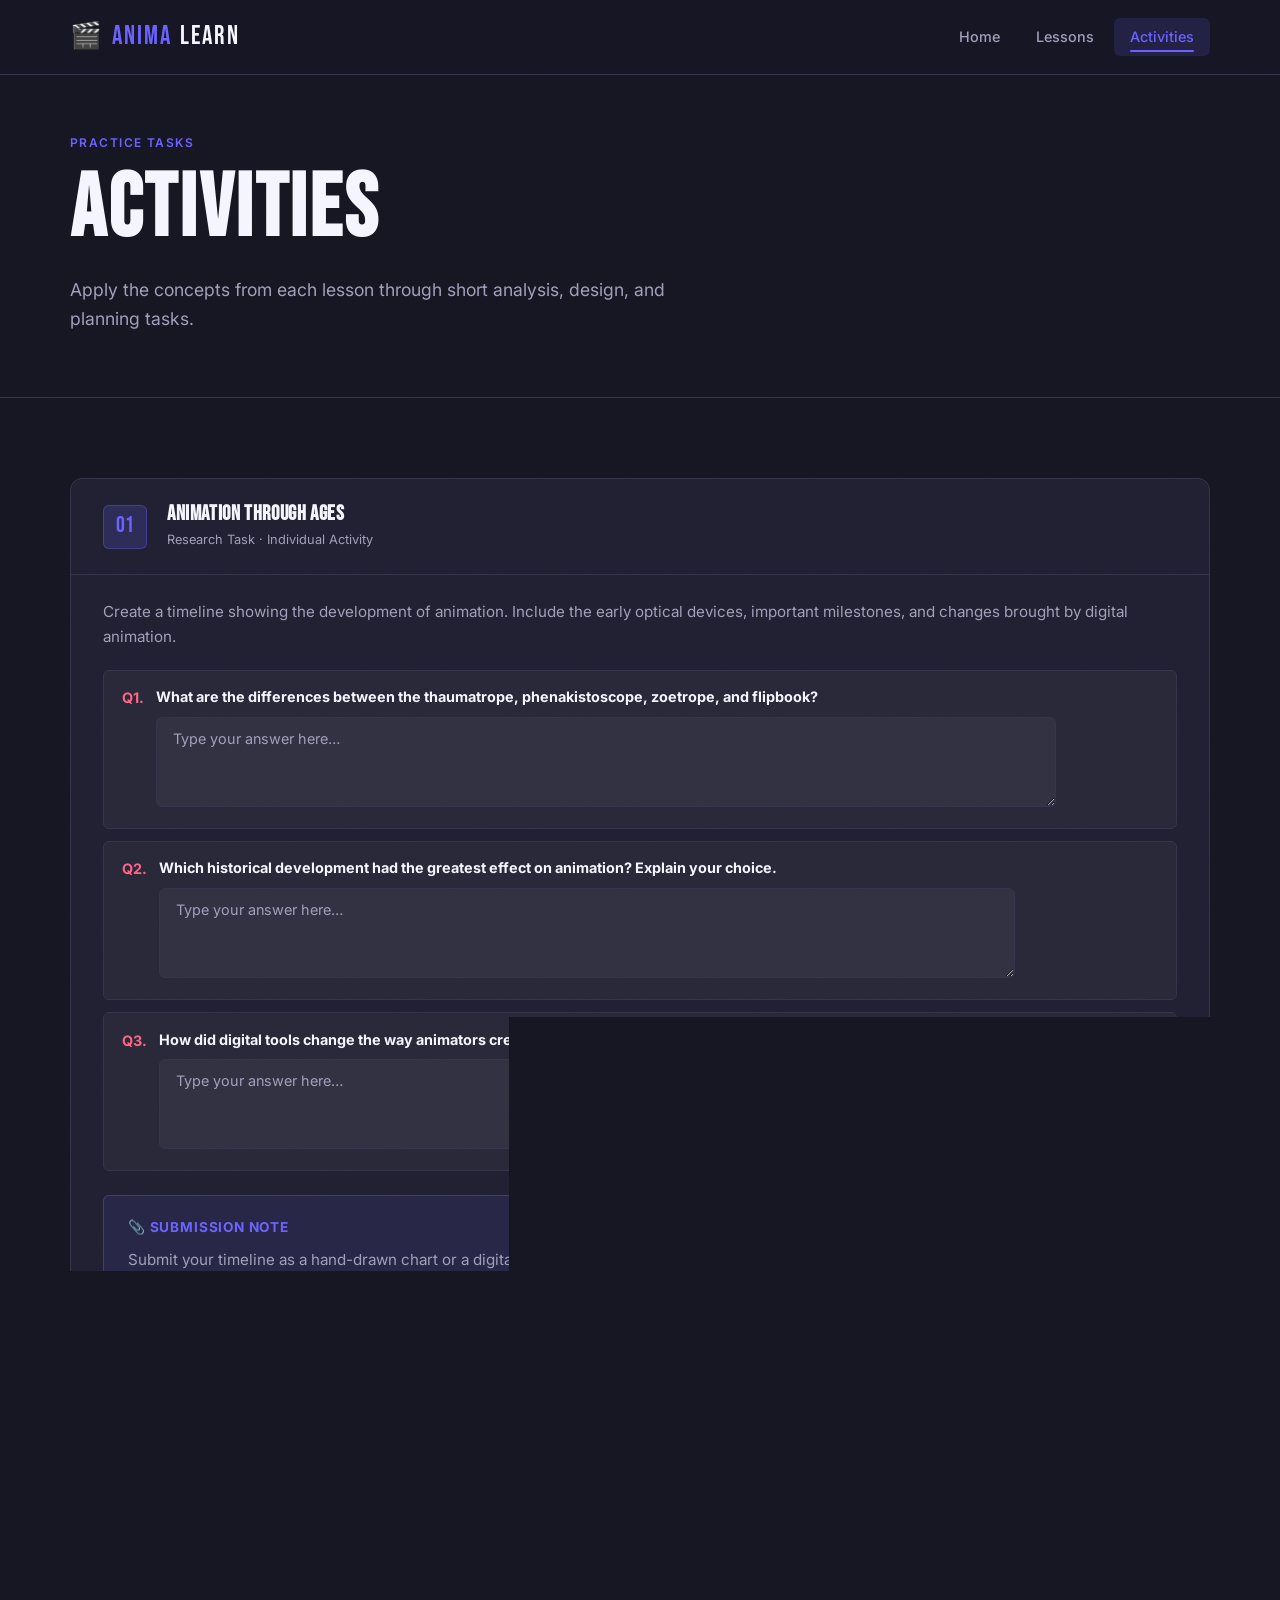
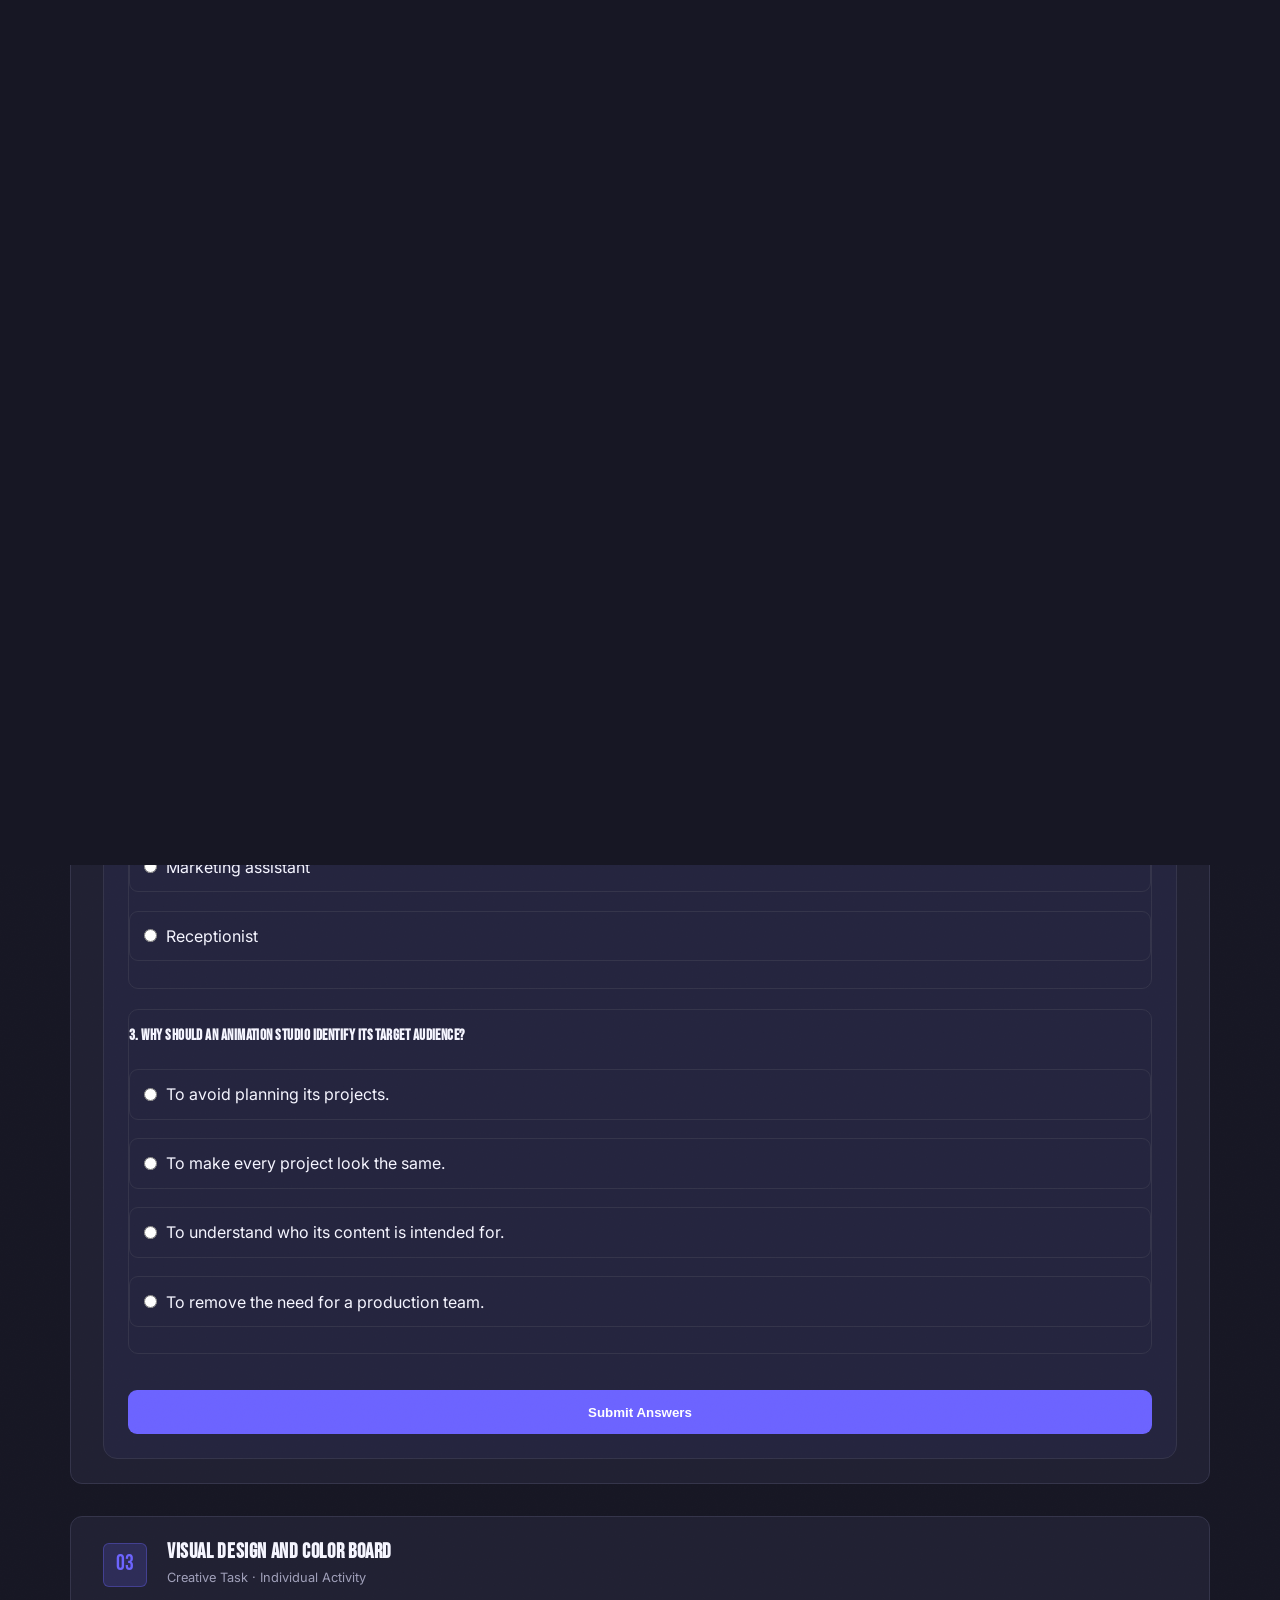
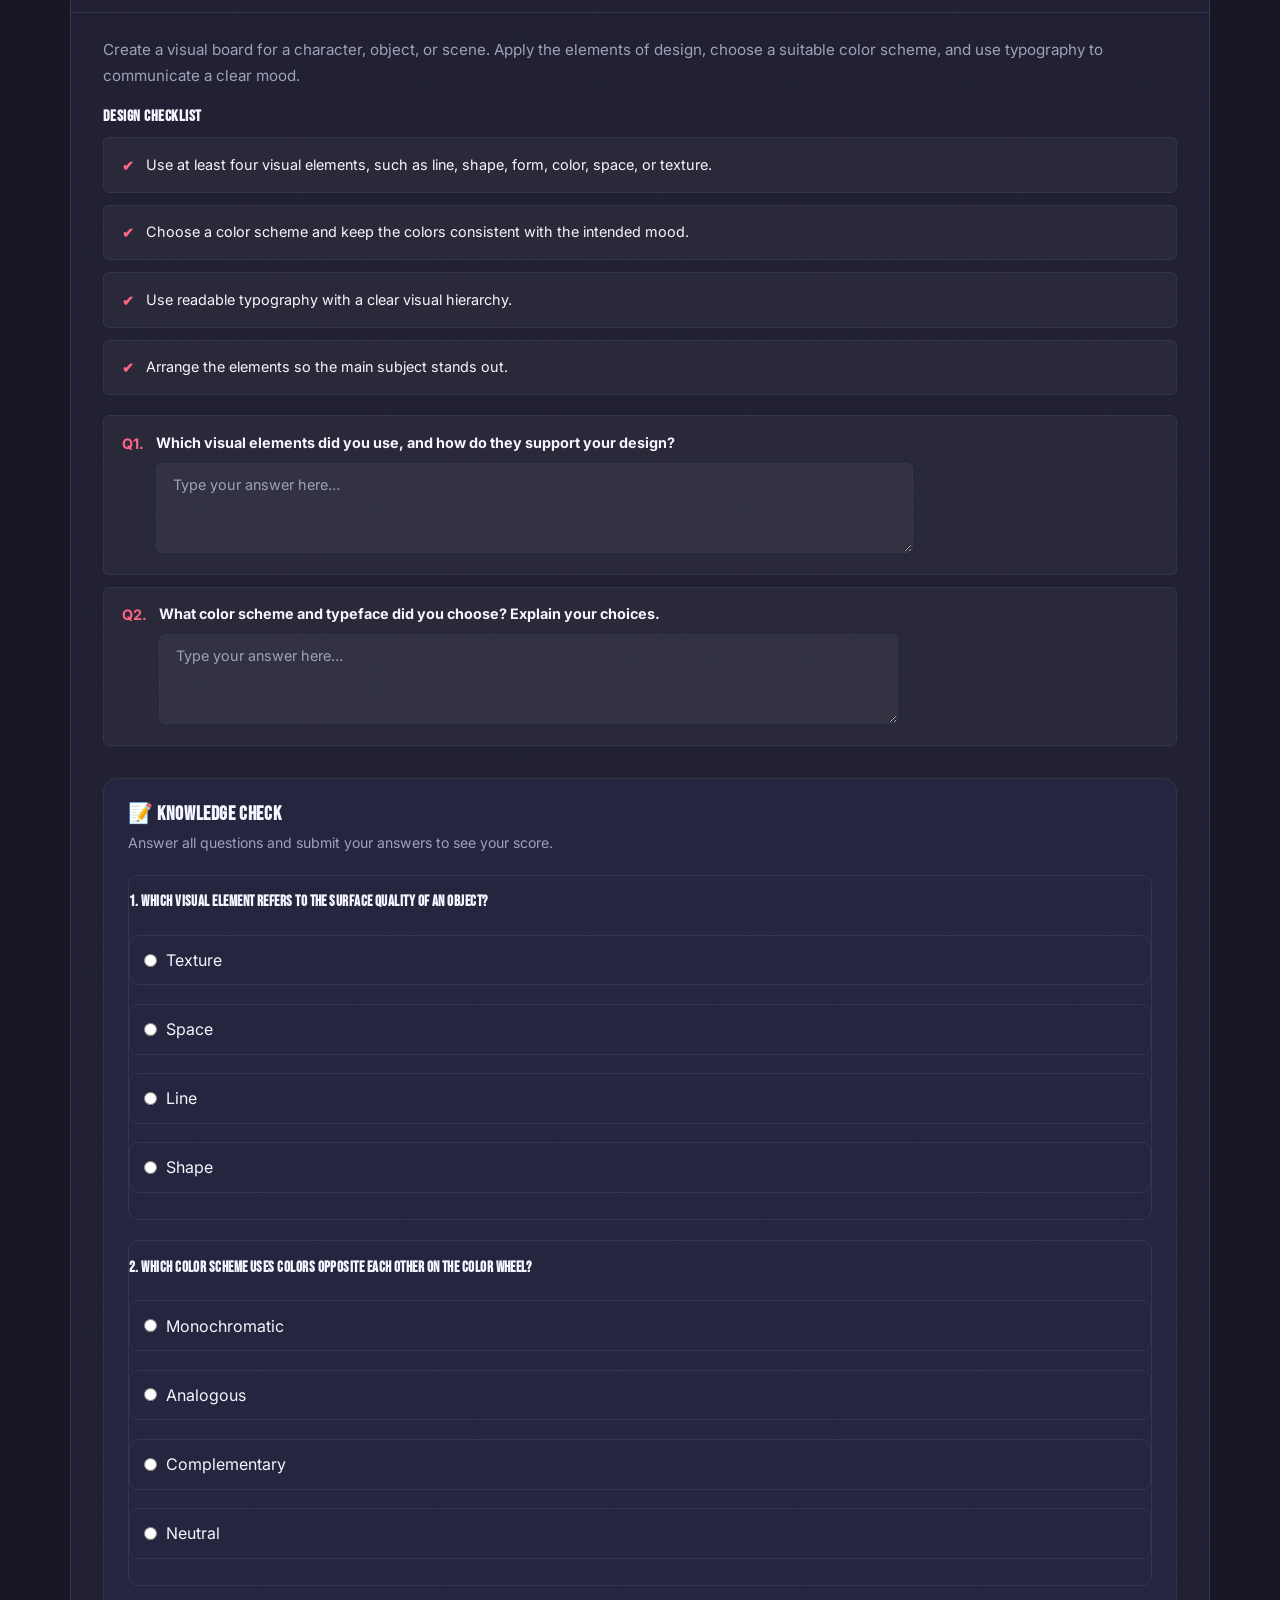
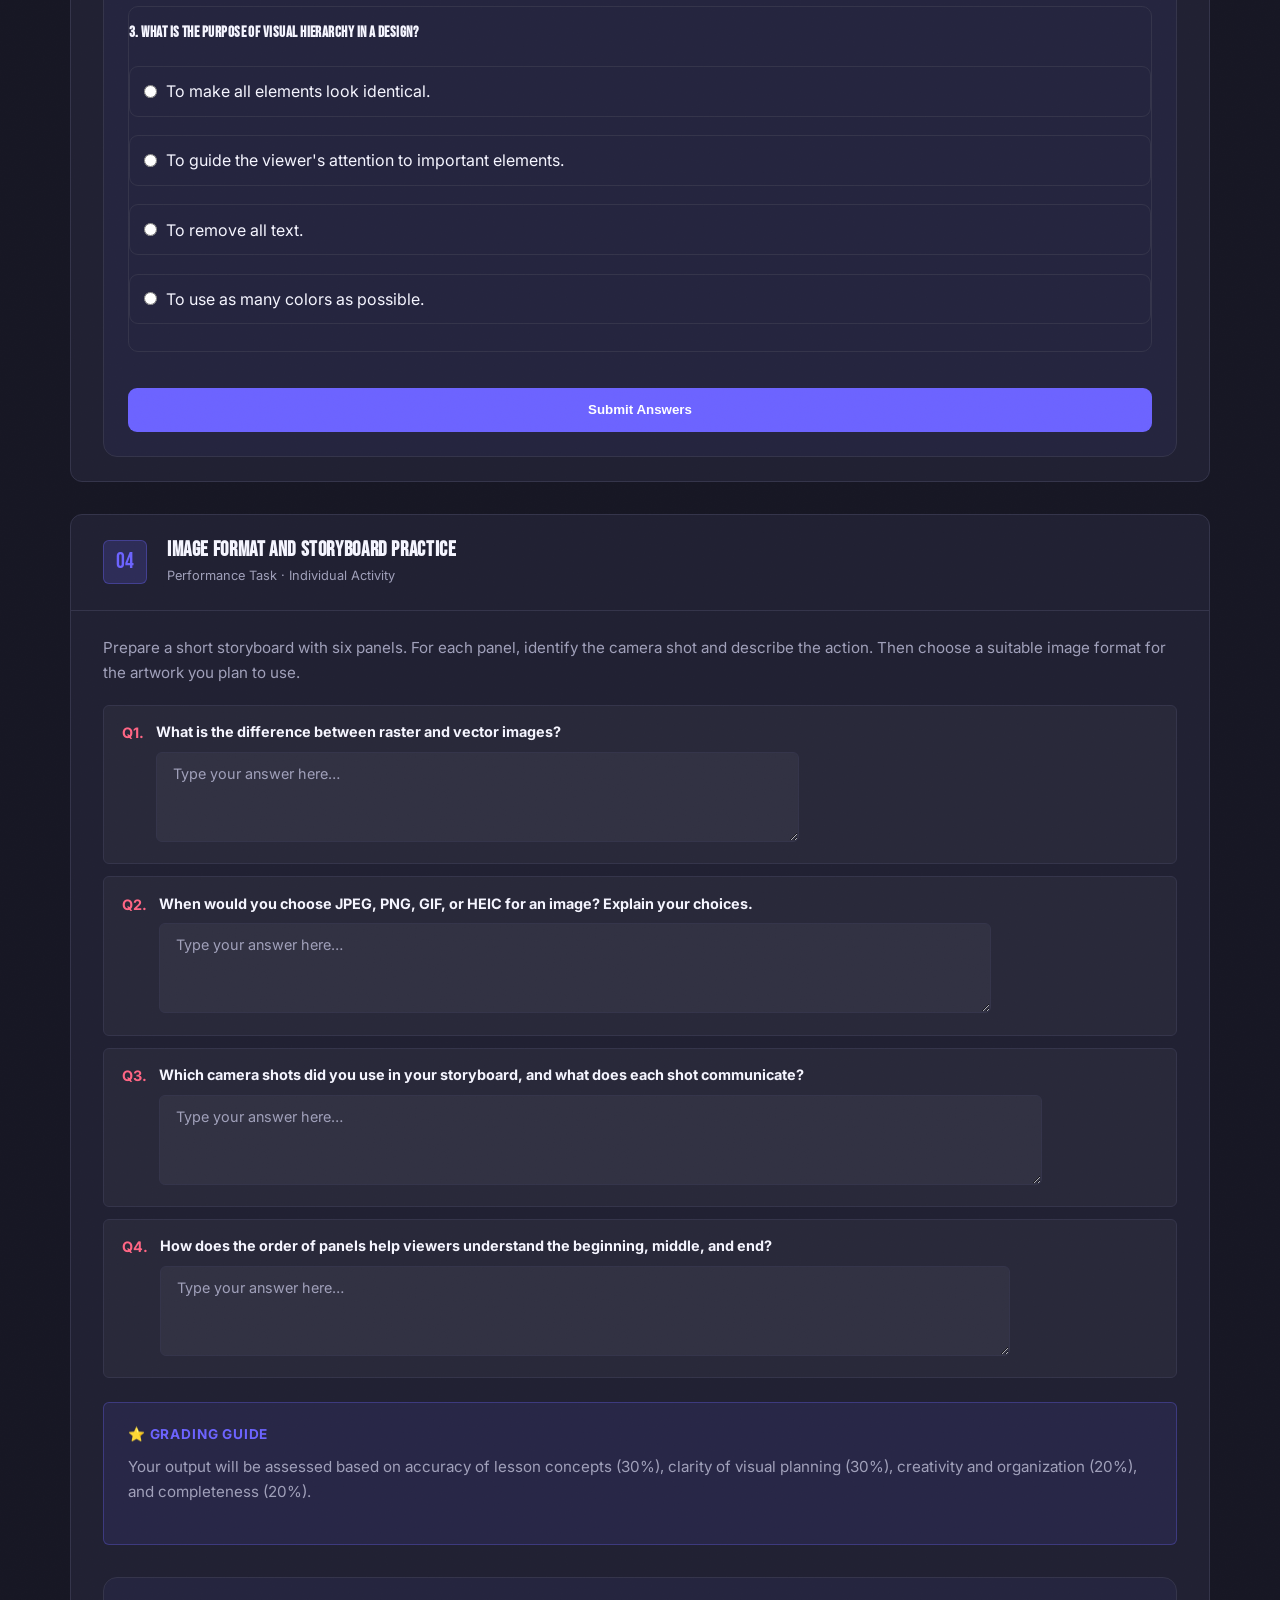
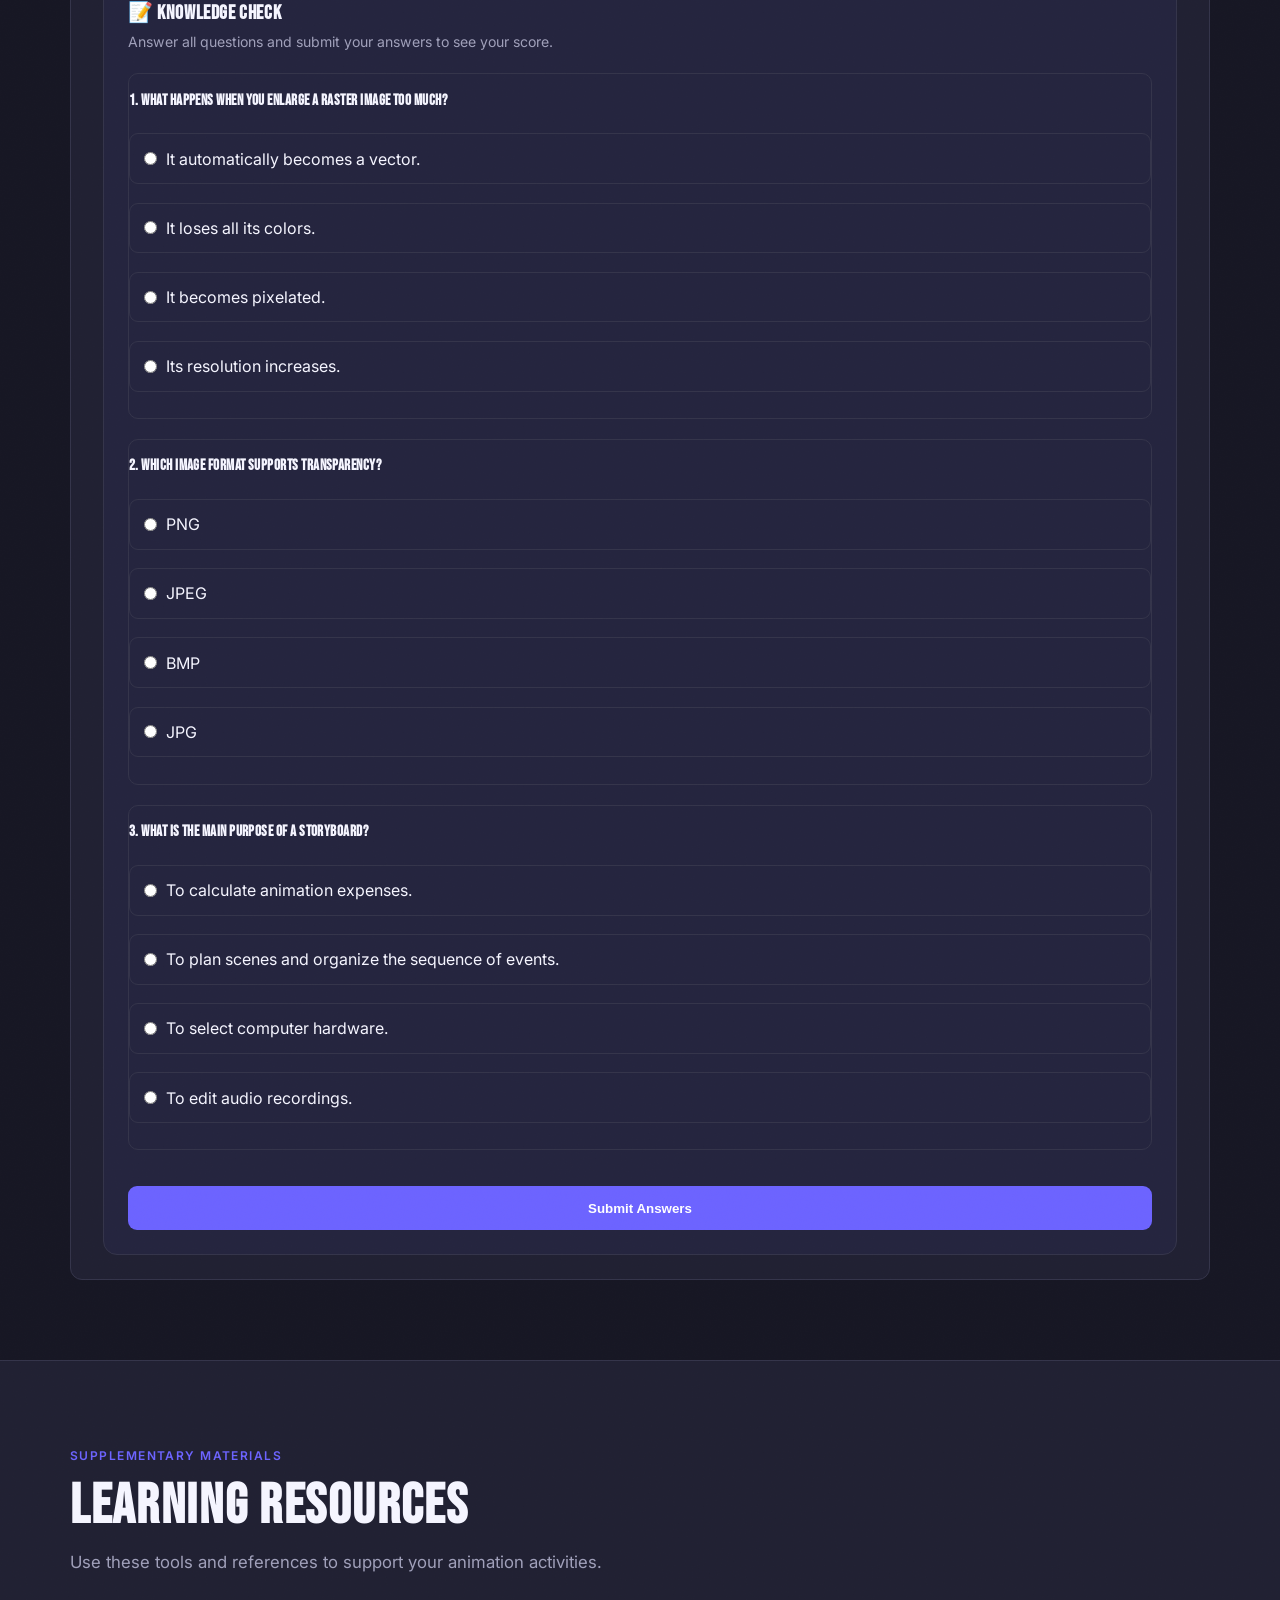
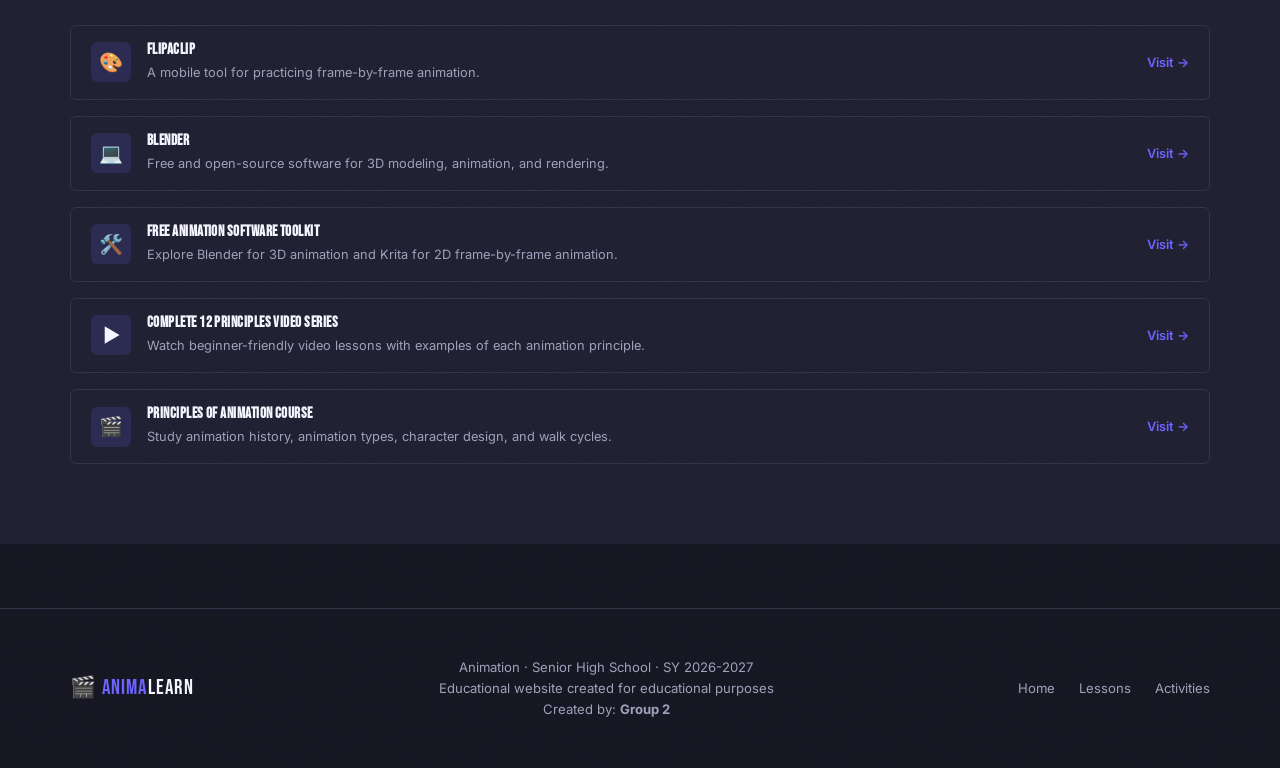
<file: activities.html>
<!DOCTYPE html>
<html lang="en">
<head>
    <meta charset="UTF-8">
    <meta name="viewport" content="width=device-width, initial-scale=1.0">
    <title>Activities — AnimaLearn</title>
    <link rel="stylesheet" href="style.css">

    <style>
        /* ACTIVITY QUIZ SYSTEM */

        .activity-quiz {
            margin-top: 2rem;
            padding: 1.5rem;
            background: rgba(108, 99, 255, 0.06);
            border: 1px solid var(--clr-border);
            border-radius: 14px;
        }

        .quiz-heading {
            margin-bottom: 1.25rem;
        }

        .quiz-heading h3 {
            color: var(--clr-white);
            font-size: 1.25rem;
            margin-bottom: .4rem;
        }

        .quiz-heading p {
            color: var(--clr-muted);
            font-size: .88rem;
        }

        .quiz-question {
            padding: 1.15rem 0;
            border-top: 1px solid var(--clr-border);
        }

        .quiz-question h4 {
            color: var(--clr-white);
            font-size: .95rem;
            margin-bottom: .85rem;
        }

        .quiz-option {
            display: flex;
            align-items: center;
            gap: .65rem;
            padding: .7rem .85rem;
            margin-bottom: .5rem;
            border: 1px solid var(--clr-border);
            border-radius: 9px;
            color: var(--clr-text);
            cursor: pointer;
            transition: .2s ease;
        }

        .quiz-option:hover {
            border-color: var(--clr-accent);
            background: rgba(108, 99, 255, .08);
        }

        .quiz-option input {
            accent-color: var(--clr-accent);
        }

        .quiz-option.correct {
            border-color: #35c98b;
            background: rgba(53, 201, 139, .12);
            color: #35c98b;
        }

        .quiz-option.incorrect {
            border-color: #ff646e;
            background: rgba(255, 100, 110, .12);
            color: #ff646e;
        }

        .quiz-feedback {
            display: none;
            margin-top: .65rem;
            padding: .7rem .85rem;
            border-radius: 8px;
            font-size: .85rem;
        }

        .quiz-feedback.correct {
            display: block;
            color: #35c98b;
            background: rgba(53, 201, 139, .1);
        }

        .quiz-feedback.incorrect {
            display: block;
            color: #ff777f;
            background: rgba(255, 100, 110, .1);
        }

        .quiz-submit {
            width: 100%;
            margin-top: 1rem;
            padding: .9rem 1rem;
            border: none;
            border-radius: 9px;
            background: var(--clr-accent);
            color: white;
            font-weight: 700;
            cursor: pointer;
            transition: .2s ease;
        }

        .quiz-submit:hover {
            filter: brightness(1.15);
        }

        .quiz-result {
            display: none;
            margin-top: 1rem;
            padding: 1.2rem;
            text-align: center;
            border: 1px solid var(--clr-border);
            border-radius: 10px;
            background: rgba(108, 99, 255, .1);
        }

        .quiz-result.show {
            display: block;
        }

        .quiz-result h3 {
            color: var(--clr-white);
            margin-bottom: .4rem;
        }

        .quiz-score {
            color: var(--clr-accent2);
            font-size: 1.8rem;
            font-weight: 800;
        }

        .quiz-result p {
            color: var(--clr-muted);
            margin-top: .4rem;
        }

        @media (max-width: 600px) {
            .activity-quiz {
                padding: 1rem;
            }
        }
    </style>
</head>

<body class="page-fade">

    <!-- NAVBAR -->
    <nav class="navbar">
        <div class="container navbar__inner">
            <a class="navbar__logo" href="index.html">🎬 <span>Anima</span>Learn</a>

            <ul class="navbar__links" id="navLinks">
                <li><a href="index.html">Home</a></li>
                <li><a href="lessons.html">Lessons</a></li>
                <li><a href="activities.html" class="active">Activities</a></li>
            </ul>

            <button class="hamburger" id="hamburger" aria-label="Toggle menu">
                <span></span>
                <span></span>
                <span></span>
            </button>
        </div>
    </nav>

    <!-- PAGE HERO -->
    <div class="page-hero">
        <div class="container">
            <span class="page-hero__label">Practice Tasks</span>
            <h1>Activities</h1>
            <p>Apply the concepts from each lesson through short analysis, design, and planning tasks.</p>
        </div>
    </div>

    <!-- ACTIVITIES -->
    <section class="section">
        <div class="container activities-grid">

            <!-- ACTIVITY 1 -->
            <div class="activity-card">
                <div class="activity-card__header">
                    <div class="activity-card__num">01</div>
                    <div class="activity-card__meta">
                        <h3>Animation Through Ages</h3>
                        <p>Research Task · Individual Activity</p>
                    </div>
                </div>

                <div class="activity-card__body">
                    <p>Create a timeline showing the development of animation. Include the early optical devices, important milestones, and changes brought by digital animation.</p>

                    <div class="guide-questions">
                        <div class="guide-q">
                            <span class="guide-q__bullet">Q1.</span>
                            <div>
                                <strong>What are the differences between the thaumatrope, phenakistoscope, zoetrope, and flipbook?</strong>
                                <textarea class="answer-area" placeholder="Type your answer here…"></textarea>
                            </div>
                        </div>

                        <div class="guide-q">
                            <span class="guide-q__bullet">Q2.</span>
                            <div>
                                <strong>Which historical development had the greatest effect on animation? Explain your choice.</strong>
                                <textarea class="answer-area" placeholder="Type your answer here…"></textarea>
                            </div>
                        </div>

                        <div class="guide-q">
                            <span class="guide-q__bullet">Q3.</span>
                            <div>
                                <strong>How did digital tools change the way animators create and present animation?</strong>
                                <textarea class="answer-area" placeholder="Type your answer here…"></textarea>
                            </div>
                        </div>
                    </div>

                    <div class="info-box" style="margin-top:1.5rem;">
                        <div class="info-box__title">📎 Submission Note</div>
                        <p>Submit your timeline as a hand-drawn chart or a digital layout. Add dates and short explanations for each milestone.</p>
                    </div>
                </div>
            </div>

            <!-- ACTIVITY 2 -->
            <div class="activity-card">
                <div class="activity-card__header">
                    <div class="activity-card__num">02</div>
                    <div class="activity-card__meta">
                        <h3>Plan Your Animation Studio</h3>
                        <p>Planning Task · Individual / Pair Activity</p>
                    </div>
                </div>

                <div class="activity-card__body">
                    <p>Develop a simple profile for a fictional animation studio. Define its identity, purpose, target audience, and the people needed to complete a production.</p>

                    <div class="guide-questions">
                        <div class="guide-q">
                            <span class="guide-q__bullet">Q1.</span>
                            <div>
                                <strong>What name and brand identity would you give your animation studio?</strong>
                                <textarea class="answer-area" placeholder="Type your answer here…"></textarea>
                            </div>
                        </div>

                        <div class="guide-q">
                            <span class="guide-q__bullet">Q2.</span>
                            <div>
                                <strong>Write one vision statement and one mission statement for your studio.</strong>
                                <textarea class="answer-area" placeholder="Type your answer here…"></textarea>
                            </div>
                        </div>

                        <div class="guide-q">
                            <span class="guide-q__bullet">Q3.</span>
                            <div>
                                <strong>Who is your target audience, and what roles would your production team need?</strong>
                                <textarea class="answer-area" placeholder="Type your answer here…"></textarea>
                            </div>
                        </div>
                    </div>
                </div>
            </div>

            <!-- ACTIVITY 3 -->
            <div class="activity-card">
                <div class="activity-card__header">
                    <div class="activity-card__num">03</div>
                    <div class="activity-card__meta">
                        <h3>Visual Design and Color Board</h3>
                        <p>Creative Task · Individual Activity</p>
                    </div>
                </div>

                <div class="activity-card__body">
                    <p>Create a visual board for a character, object, or scene. Apply the elements of design, choose a suitable color scheme, and use typography to communicate a clear mood.</p>

                    <h4 style="margin-bottom:0.75rem; color:var(--clr-white); font-size:1rem;">Design Checklist</h4>

                    <div class="guide-questions">
                        <div class="guide-q">
                            <span class="guide-q__bullet">✔</span>
                            <div>Use at least four visual elements, such as line, shape, form, color, space, or texture.</div>
                        </div>

                        <div class="guide-q">
                            <span class="guide-q__bullet">✔</span>
                            <div>Choose a color scheme and keep the colors consistent with the intended mood.</div>
                        </div>

                        <div class="guide-q">
                            <span class="guide-q__bullet">✔</span>
                            <div>Use readable typography with a clear visual hierarchy.</div>
                        </div>

                        <div class="guide-q">
                            <span class="guide-q__bullet">✔</span>
                            <div>Arrange the elements so the main subject stands out.</div>
                        </div>
                    </div>

                    <div class="guide-questions" style="margin-top:1.25rem;">
                        <div class="guide-q">
                            <span class="guide-q__bullet">Q1.</span>
                            <div>
                                <strong>Which visual elements did you use, and how do they support your design?</strong>
                                <textarea class="answer-area" placeholder="Type your answer here…"></textarea>
                            </div>
                        </div>

                        <div class="guide-q">
                            <span class="guide-q__bullet">Q2.</span>
                            <div>
                                <strong>What color scheme and typeface did you choose? Explain your choices.</strong>
                                <textarea class="answer-area" placeholder="Type your answer here…"></textarea>
                            </div>
                        </div>
                    </div>
                </div>
            </div>

            <!-- ACTIVITY 4 -->
            <div class="activity-card">
                <div class="activity-card__header">
                    <div class="activity-card__num">04</div>
                    <div class="activity-card__meta">
                        <h3>Image Format and Storyboard Practice</h3>
                        <p>Performance Task · Individual Activity</p>
                    </div>
                </div>

                <div class="activity-card__body">
                    <p>Prepare a short storyboard with six panels. For each panel, identify the camera shot and describe the action. Then choose a suitable image format for the artwork you plan to use.</p>

                    <div class="guide-questions">
                        <div class="guide-q">
                            <span class="guide-q__bullet">Q1.</span>
                            <div>
                                <strong>What is the difference between raster and vector images?</strong>
                                <textarea class="answer-area" placeholder="Type your answer here…"></textarea>
                            </div>
                        </div>

                        <div class="guide-q">
                            <span class="guide-q__bullet">Q2.</span>
                            <div>
                                <strong>When would you choose JPEG, PNG, GIF, or HEIC for an image? Explain your choices.</strong>
                                <textarea class="answer-area" placeholder="Type your answer here…"></textarea>
                            </div>
                        </div>

                        <div class="guide-q">
                            <span class="guide-q__bullet">Q3.</span>
                            <div>
                                <strong>Which camera shots did you use in your storyboard, and what does each shot communicate?</strong>
                                <textarea class="answer-area" placeholder="Type your answer here…"></textarea>
                            </div>
                        </div>

                        <div class="guide-q">
                            <span class="guide-q__bullet">Q4.</span>
                            <div>
                                <strong>How does the order of panels help viewers understand the beginning, middle, and end?</strong>
                                <textarea class="answer-area" placeholder="Type your answer here…"></textarea>
                            </div>
                        </div>
                    </div>

                    <div class="info-box" style="margin-top:1.5rem;">
                        <div class="info-box__title">⭐ Grading Guide</div>
                        <p>Your output will be assessed based on accuracy of lesson concepts (30%), clarity of visual planning (30%), creativity and organization (20%), and completeness (20%).</p>
                    </div>
                </div>
            </div>

        </div>
    </section>

    <!-- LEARNING RESOURCES -->
    <section class="section resources-section" style="background: var(--clr-surface); border-top: 1px solid var(--clr-border);">
        <div class="container">
            <div class="section-header">
                <span class="section-header__label">Supplementary Materials</span>
                <h2>Learning Resources</h2>
                <p>Use these tools and references to support your animation activities.</p>
            </div>

            <div class="resources-list">

                <div class="resource-item">
                    <div class="resource-item__icon">🎨</div>
                    <div class="resource-item__info">
                        <h4>FlipaClip</h4>
                        <p>A mobile tool for practicing frame-by-frame animation.</p>
                    </div>
                    <a href="https://flipaclip.com" target="_blank" rel="noopener noreferrer" class="resource-item__link">Visit →</a>
                </div>

                <div class="resource-item">
                    <div class="resource-item__icon">💻</div>
                    <div class="resource-item__info">
                        <h4>Blender</h4>
                        <p>Free and open-source software for 3D modeling, animation, and rendering.</p>
                    </div>
                    <a href="https://www.blender.org" target="_blank" rel="noopener noreferrer" class="resource-item__link">Visit →</a>
                </div>

                <div class="resource-item">
                    <div class="resource-item__icon">🛠️</div>
                    <div class="resource-item__info">
                        <h4>Free Animation Software Toolkit</h4>
                        <p>Explore Blender for 3D animation and Krita for 2D frame-by-frame animation.</p>
                    </div>
                    <a href="https://carseandwaterman.com/animation-toolkit?utm_source=chatgpt.com" target="_blank" rel="noopener noreferrer" class="resource-item__link">Visit →</a>
                </div>

                <div class="resource-item">
                    <div class="resource-item__icon">▶️</div>
                    <div class="resource-item__info">
                        <h4>Complete 12 Principles Video Series</h4>
                        <p>Watch beginner-friendly video lessons with examples of each animation principle.</p>
                    </div>
                    <a href="https://www.classcentral.com/course/youtube-12-principles-of-animation-the-complete-series-120719?utm_source=chatgpt.com" target="_blank" rel="noopener noreferrer" class="resource-item__link">Visit →</a>
                </div>

                <div class="resource-item">
                    <div class="resource-item__icon">🎬</div>
                    <div class="resource-item__info">
                        <h4>Principles of Animation Course</h4>
                        <p>Study animation history, animation types, character design, and walk cycles.</p>
                    </div>
                    <a href="https://alison.com/course/principles-of-animation?utm_source=chatgpt.com" target="_blank" rel="noopener noreferrer" class="resource-item__link">Visit →</a>
                </div>

            </div>
        </div>
    </section>

    <!-- FOOTER -->
    <footer class="footer">
        <div class="container footer__inner">
            <div class="footer__brand">🎬 <span>Anima</span>Learn</div>

            <div class="footer__info">
                Animation · Senior High School · SY 2026-2027<br>
                Educational website created for educational purposes<br>
                Created by: <strong>Group 2</strong>
            </div>

            <div class="footer__links">
                <a href="index.html">Home</a>
                <a href="lessons.html">Lessons</a>
                <a href="activities.html">Activities</a>
            </div>
        </div>
    </footer>

    <!-- JAVASCRIPT -->
    <script>
        // NAVBAR
        const hamburger = document.getElementById('hamburger');
        const navLinks = document.getElementById('navLinks');

        if (hamburger && navLinks) {
            hamburger.addEventListener('click', () => {
                navLinks.classList.toggle('open');
            });
        }

        const navbar = document.querySelector('.navbar');

        const updateNavbar = () => {
            if (navbar) {
                navbar.classList.toggle('is-scrolled', window.scrollY > 20);
            }
        };

        updateNavbar();
        window.addEventListener('scroll', updateNavbar, { passive: true });


        // QUIZ QUESTIONS
        const quizData = [
            {
                questions: [
                    {
                        question: "Which device uses two images on opposite sides of a spinning disk?",
                        options: ["Zoetrope", "Thaumatrope", "Flipbook", "Phenakistoscope"],
                        answer: 1,
                        explanation: "A thaumatrope combines two images when spun quickly."
                    },
                    {
                        question: "Which animation device uses a rotating cylinder with viewing slits?",
                        options: ["Zoetrope", "Flipbook", "Thaumatrope", "Camera"],
                        answer: 0,
                        explanation: "A zoetrope uses a rotating cylinder and a sequence of images."
                    },
                    {
                        question: "What major change did digital technology bring to animation?",
                        options: [
                            "It removed the need for storytelling.",
                            "It stopped the use of characters.",
                            "It introduced digital tools for creating and editing animation.",
                            "It replaced all forms of drawing."
                        ],
                        answer: 2,
                        explanation: "Digital tools help animators create, edit, and present animation."
                    }
                ]
            },
            {
                questions: [
                    {
                        question: "What does a studio's vision statement describe?",
                        options: [
                            "Its long-term goals and future direction.",
                            "The daily attendance of employees.",
                            "The price of animation software.",
                            "The names of its customers."
                        ],
                        answer: 0,
                        explanation: "A vision statement describes what the studio hopes to become."
                    },
                    {
                        question: "Who creates the visual movements of animated characters?",
                        options: ["Accountant", "Animator", "Marketing assistant", "Receptionist"],
                        answer: 1,
                        explanation: "Animators create movement and bring characters to life."
                    },
                    {
                        question: "Why should an animation studio identify its target audience?",
                        options: [
                            "To avoid planning its projects.",
                            "To make every project look the same.",
                            "To understand who its content is intended for.",
                            "To remove the need for a production team."
                        ],
                        answer: 2,
                        explanation: "A target audience helps a studio plan content for its intended viewers."
                    }
                ]
            },
            {
                questions: [
                    {
                        question: "Which visual element refers to the surface quality of an object?",
                        options: ["Texture", "Space", "Line", "Shape"],
                        answer: 0,
                        explanation: "Texture describes how a surface looks or feels."
                    },
                    {
                        question: "Which color scheme uses colors opposite each other on the color wheel?",
                        options: ["Monochromatic", "Analogous", "Complementary", "Neutral"],
                        answer: 2,
                        explanation: "Complementary colors sit opposite each other on the color wheel."
                    },
                    {
                        question: "What is the purpose of visual hierarchy in a design?",
                        options: [
                            "To make all elements look identical.",
                            "To guide the viewer's attention to important elements.",
                            "To remove all text.",
                            "To use as many colors as possible."
                        ],
                        answer: 1,
                        explanation: "Visual hierarchy helps viewers identify the most important parts of a design."
                    }
                ]
            },
            {
                questions: [
                    {
                        question: "What happens when you enlarge a raster image too much?",
                        options: [
                            "It automatically becomes a vector.",
                            "It loses all its colors.",
                            "It becomes pixelated.",
                            "Its resolution increases."
                        ],
                        answer: 2,
                        explanation: "Raster images use pixels, so enlarging them too much causes pixelation."
                    },
                    {
                        question: "Which image format supports transparency?",
                        options: ["PNG", "JPEG", "BMP", "JPG"],
                        answer: 0,
                        explanation: "PNG supports transparent backgrounds."
                    },
                    {
                        question: "What is the main purpose of a storyboard?",
                        options: [
                            "To calculate animation expenses.",
                            "To plan scenes and organize the sequence of events.",
                            "To select computer hardware.",
                            "To edit audio recordings."
                        ],
                        answer: 1,
                        explanation: "A storyboard organizes scenes and shows how a story progresses."
                    }
                ]
            }
        ];


        // CREATE QUIZZES
        const activityCards = document.querySelectorAll('.activity-card');

        activityCards.forEach((card, activityIndex) => {
            const body = card.querySelector('.activity-card__body');
            const quiz = quizData[activityIndex];

            if (!body || !quiz) return;

            const quizContainer = document.createElement('div');
            quizContainer.className = 'activity-quiz';

            const heading = document.createElement('div');
            heading.className = 'quiz-heading';
            heading.innerHTML = `
                <h3>📝 Knowledge Check</h3>
                <p>Answer all questions and submit your answers to see your score.</p>
            `;

            quizContainer.appendChild(heading);

            quiz.questions.forEach((question, questionIndex) => {
                const questionBox = document.createElement('div');
                questionBox.className = 'quiz-question';

                const questionTitle = document.createElement('h4');
                questionTitle.textContent =
                    `${questionIndex + 1}. ${question.question}`;

                questionBox.appendChild(questionTitle);

                question.options.forEach((option, optionIndex) => {
                    const label = document.createElement('label');
                    label.className = 'quiz-option';

                    const radio = document.createElement('input');
                    radio.type = 'radio';
                    radio.name = `activity-${activityIndex}-question-${questionIndex}`;
                    radio.value = optionIndex;

                    const optionText = document.createElement('span');
                    optionText.textContent = option;

                    label.appendChild(radio);
                    label.appendChild(optionText);
                    questionBox.appendChild(label);
                });

                const feedback = document.createElement('div');
                feedback.className = 'quiz-feedback';

                questionBox.appendChild(feedback);
                quizContainer.appendChild(questionBox);
            });

            const submitButton = document.createElement('button');
            submitButton.className = 'quiz-submit';
            submitButton.textContent = 'Submit Answers';

            const result = document.createElement('div');
            result.className = 'quiz-result';

            quizContainer.appendChild(submitButton);
            quizContainer.appendChild(result);
            body.appendChild(quizContainer);


            // CHECK ANSWERS
            submitButton.addEventListener('click', () => {

                // RESET QUIZ
                if (submitButton.dataset.submitted === 'true') {
                    quizContainer.querySelectorAll('input').forEach(input => {
                        input.checked = false;
                        input.disabled = false;
                    });

                    quizContainer.querySelectorAll('.quiz-option').forEach(label => {
                        label.classList.remove('correct', 'incorrect');
                    });

                    quizContainer.querySelectorAll('.quiz-feedback').forEach(feedback => {
                        feedback.className = 'quiz-feedback';
                        feedback.textContent = '';
                    });

                    result.classList.remove('show');
                    result.innerHTML = '';

                    submitButton.textContent = 'Submit Answers';
                    submitButton.dataset.submitted = 'false';
                    return;
                }

                let score = 0;
                let answered = 0;

                const questionBoxes = quizContainer.querySelectorAll('.quiz-question');

                questionBoxes.forEach((box, questionIndex) => {
                    const question = quiz.questions[questionIndex];
                    const selected = box.querySelector('input:checked');
                    const feedback = box.querySelector('.quiz-feedback');
                    const labels = box.querySelectorAll('.quiz-option');

                    const selectedAnswer = selected
                        ? Number(selected.value)
                        : -1;

                    if (selected) answered++;

                    labels.forEach((label, optionIndex) => {
                        const input = label.querySelector('input');
                        input.disabled = true;

                        if (optionIndex === question.answer) {
                            label.classList.add('correct');
                        }

                        if (
                            optionIndex === selectedAnswer &&
                            selectedAnswer !== question.answer
                        ) {
                            label.classList.add('incorrect');
                        }
                    });

                    if (selectedAnswer === question.answer) {
                        score++;

                        feedback.textContent =
                            '✓ Correct! ' + question.explanation;

                        feedback.className = 'quiz-feedback correct';

                    } else {
                        feedback.textContent = selected
                            ? '✗ Incorrect. Correct answer: ' +
                              question.options[question.answer] +
                              '. ' + question.explanation
                            : '✗ Not answered. Correct answer: ' +
                              question.options[question.answer] +
                              '. ' + question.explanation;

                        feedback.className = 'quiz-feedback incorrect';
                    }
                });

                const total = quiz.questions.length;
                const percentage = Math.round((score / total) * 100);

                let message = '';

                if (score === total) {
                    message = 'Excellent! You got all the answers correct.';
                } else if (score >= 2) {
                    message = 'Good work! Review the questions you missed.';
                } else {
                    message = 'Keep practicing. Review your lesson and try again.';
                }

                result.innerHTML = `
                    <h3>Your Activity Score</h3>
                    <div class="quiz-score">${score} / ${total}</div>
                    <p>${percentage}% correct</p>
                    <p>${answered} out of ${total} questions answered.</p>
                    <p>${message}</p>
                `;

                result.classList.add('show');

                submitButton.textContent = 'Try Again';
                submitButton.dataset.submitted = 'true';
            });
        });
    </script>

</body>
</html>
</file>
<file: style.css>
/* =========================================================
   ANIMALEARN
   Main Stylesheet
   ========================================================= */


/* =========================================================
   01. GOOGLE FONTS
   ========================================================= */

@import url('https://fonts.googleapis.com/css2?family=Bebas+Neue&family=Inter:wght@400;500;600;700&display=swap');


/* =========================================================
   02. ROOT VARIABLES
   ========================================================= */

:root {
    --clr-bg: #171724;
    --clr-surface: #202032;
    --clr-border: #34344a;

    --clr-accent: #6c63ff;
    --clr-accent2: #ff6584;
    --clr-gold: #f5c518;

    --clr-text: #f5f5ff;
    --clr-muted: #a0a0ba;
    --clr-white: #f5f5ff;

    --font-display: 'Bebas Neue', sans-serif;
    --font-body: 'Inter', sans-serif;

    --radius-sm: 6px;
    --radius-md: 12px;
    --radius-lg: 20px;

    --shadow: 0 4px 24px rgba(108, 99, 255, .12);
    --transition: .3s ease;
}


/* =========================================================
   03. RESET AND GLOBAL STYLES
   ========================================================= */

*,
*::before,
*::after {
    box-sizing: border-box;
    margin: 0;
    padding: 0;
}

html {
    scroll-behavior: smooth;
}

body {
    font-family: var(--font-body);
    background: var(--clr-bg);
    color: var(--clr-text);
    line-height: 1.65;
    font-size: 1rem;
    overflow-x: hidden;
}

body::before {
    content: '';
    position: fixed;
    inset: 0;
    background-image: url("data:image/svg+xml,%3Csvg viewBox='0 0 200 200' xmlns='http://www.w3.org/2000/svg'%3E%3Cfilter id='n'%3E%3CfeTurbulence type='fractalNoise' baseFrequency='0.75' numOctaves='4' stitchTiles='stitch'/%3E%3C/filter%3E%3Crect width='100%25' height='100%25' filter='url(%23n)' opacity='0.035'/%3E%3C/svg%3E");
    background-size: 180px;
    pointer-events: none;
    z-index: 0;
    opacity: .35;
}

img {
    max-width: 100%;
    display: block;
}

a {
    color: inherit;
    text-decoration: none;
}

ul {
    list-style: none;
}

h1,
h2,
h3,
h4 {
    font-family: var(--font-display);
    letter-spacing: .03em;
    line-height: 1.1;
    color: var(--clr-white);
}

h1 {
    font-size: clamp(2.8rem, 7vw, 5.5rem);
}

h2 {
    font-size: clamp(2rem, 5vw, 3.5rem);
}

h3 {
    font-size: clamp(1.4rem, 3vw, 2rem);
}

h4 {
    font-size: 1.2rem;
}

p {
    max-width: 68ch;
    color: var(--clr-text);
}

.container {
    width: min(1140px, 92%);
    margin-inline: auto;
}

.section {
    padding-block: 5rem;
}

.section--tight {
    padding-block: 3rem;
}

.page-fade {
    animation: pageFadeIn .45s ease both;
}

@keyframes pageFadeIn {
    from {
        opacity: 0;
        transform: translateY(10px);
    }

    to {
        opacity: 1;
        transform: translateY(0);
    }
}

.divider {
    width: 100%;
    height: 1px;
    background: var(--clr-border);
    margin-block: .5rem;
}


/* =========================================================
   04. NAVIGATION BAR
   ========================================================= */

.navbar {
    position: fixed !important;
    top: 0;
    left: 0;
    right: 0;
    width: 100%;
    min-height: 68px;
    z-index: 99999;

    padding: 1rem 0;

    background: rgba(23, 23, 36, .72);

    -webkit-backdrop-filter: blur(0);
    backdrop-filter: blur(0);

    border-bottom: 1px solid var(--clr-border);

    transition:
        background .3s ease,
        backdrop-filter .3s ease,
        box-shadow .3s ease;
}

/* Navbar appearance when scrolling */

.navbar.is-scrolled {
    background: rgba(23, 23, 36, .94);

    -webkit-backdrop-filter: blur(16px);
    backdrop-filter: blur(16px);

    box-shadow: 0 5px 20px rgba(0, 0, 0, .22);
}

.navbar__inner {
    display: flex;
    align-items: center;
    justify-content: space-between;
    gap: 1rem;
}

/* Logo */

.navbar__logo {
    font-family: var(--font-display);
    font-size: 1.6rem;
    letter-spacing: .08em;
    color: var(--clr-white);

    display: flex;
    align-items: center;
    gap: .5rem;

    transition: transform .3s ease;
}

.navbar__logo:hover {
    transform: translateY(-2px);
}

.navbar__logo span,
.footer__brand span {
    color: var(--clr-accent);
}

/* Navigation links */

.navbar__links {
    display: flex;
    align-items: center;
    gap: .25rem;
}

.navbar__links a {
    position: relative;
    display: inline-block;

    padding: .45rem 1rem;

    border-radius: var(--radius-sm);

    font-size: .9rem;
    font-weight: 500;
    color: var(--clr-muted);

    transition:
        color .3s ease,
        background .3s ease,
        transform .3s ease;
}

.navbar__links a::after {
    content: '';
    position: absolute;

    left: 1rem;
    right: 1rem;
    bottom: 4px;

    height: 2px;

    background: var(--clr-accent);
    border-radius: 10px;

    transform: scaleX(0);
    transform-origin: right;

    transition: transform .35s ease;
}

.navbar__links a:hover {
    color: var(--clr-white);
    background: rgba(108, 99, 255, .15);
    transform: translateY(-2px);
}

.navbar__links a:hover::after,
.navbar__links a.active::after {
    transform: scaleX(1);
    transform-origin: left;
}

.navbar__links a.active {
    color: var(--clr-accent);
    background: rgba(108, 99, 255, .15);
}

.navbar__links a:active {
    transform: scale(.94);
}

.navbar__links a:focus-visible {
    outline: 2px solid var(--clr-accent);
    outline-offset: 4px;
}

/* Hamburger menu */

.hamburger {
    display: none;
    flex-direction: column;
    gap: 5px;

    cursor: pointer;
    background: none;
    border: 0;
    padding: 4px;
}

.hamburger span {
    display: block;
    width: 24px;
    height: 2px;

    background: var(--clr-text);
    border-radius: 2px;

    transition: var(--transition);
}


/* =========================================================
   05. HOMEPAGE HERO SECTION
   ========================================================= */

.hero {
    position: relative;
    isolation: isolate;

    min-height: 100svh;

    display: flex;
    align-items: center;

    overflow: hidden;

    padding-top: 5rem;
}

.hero__content {
    position: relative;
    z-index: 1;

    width: min(1140px, 92%);
    margin-inline: auto;

    padding-right: min(42%, 500px);
}

.hero__title {
    max-width: 660px;
    margin-bottom: 1.25rem;
}

.hero__title .line-accent {
    -webkit-text-stroke: 2px var(--clr-accent);
    color: transparent;
    display: block;
}

.hero__badge {
    display: inline-flex;
    align-items: center;
    gap: .5rem;

    background: rgba(108, 99, 255, .15);
    border: 1px solid rgba(108, 99, 255, .35);

    color: var(--clr-accent);

    font-size: .78rem;
    font-weight: 600;
    letter-spacing: .06em;
    text-transform: uppercase;

    padding: .35rem .9rem;
    border-radius: 100px;

    margin-bottom: 1.5rem;
}

.hero__desc {
    font-size: 1.1rem;
    color: var(--clr-muted);

    margin-bottom: 2.5rem;
    max-width: 52ch;
}

.hero__ctas {
    display: flex;
    flex-wrap: wrap;
    gap: 1rem;
}

/* Decorative filmstrip */

.hero__filmstrip {
    position: absolute;
    inset: 0;

    display: flex;
    flex-direction: column;
    justify-content: space-between;

    opacity: .07;
    pointer-events: none;
    overflow: hidden;
}

.filmstrip-row {
    display: flex;
    gap: 6px;

    animation: filmScroll 18s linear infinite;
    white-space: nowrap;
}

.filmstrip-row:nth-child(even) {
    animation-direction: reverse;
    animation-duration: 22s;
}

.film-frame {
    flex-shrink: 0;

    width: 90px;
    height: 66px;

    border: 2px solid var(--clr-accent);
    border-radius: 3px;

    position: relative;
}

.film-frame::before,
.film-frame::after {
    content: '';
    position: absolute;

    top: 50%;
    transform: translateY(-50%);

    width: 8px;
    height: 8px;

    border-radius: 50%;
    background: var(--clr-accent);
}

.film-frame::before {
    left: -10px;
}

.film-frame::after {
    right: -10px;
}

@keyframes filmScroll {
    from {
        transform: translateX(0);
    }

    to {
        transform: translateX(-50%);
    }
}


/* =========================================================
   06. HOMEPAGE VIDEO / IMAGE FRAME
   ========================================================= */

.hero__media-frame {
    position: absolute;
    z-index: 1;

    top: 50%;
    right: max(4%, calc((100% - 1140px) / 2));

    width: clamp(280px, 37vw, 460px);
    aspect-ratio: 4 / 3;

    transform: translateY(-50%);

    overflow: hidden;

    border: 1px solid rgba(108, 99, 255, .55);
    border-radius: var(--radius-lg);

    background: linear-gradient(145deg, #292744, #171724 70%);

    box-shadow:
        0 18px 55px rgba(0, 0, 0, .32),
        0 0 35px rgba(108, 99, 255, .12);
}

.hero__media-frame::before {
    content: '';
    position: absolute;
    inset: 0;
    z-index: 1;

    pointer-events: none;

    border: 1px solid rgba(255, 255, 255, .06);
    border-radius: inherit;
}

.hero__media {
    display: block;

    width: 100%;
    height: 100%;

    object-fit: cover;
    background: #202032;
}

.hero__media-label {
    position: absolute;
    z-index: 2;

    left: 1rem;
    bottom: 1rem;

    padding: .45rem .75rem;

    border: 1px solid rgba(255, 255, 255, .16);
    border-radius: 5px;

    background: rgba(15, 15, 27, .72);
    color: #f5f5ff;

    font-size: .68rem;
    font-weight: 700;
    letter-spacing: .12em;

    backdrop-filter: blur(8px);
}


/* =========================================================
   07. BUTTONS
   ========================================================= */

.btn {
    display: inline-flex;
    align-items: center;
    gap: .5rem;

    padding: .75rem 1.75rem;

    border-radius: var(--radius-sm);
    border: 2px solid transparent;

    font-family: var(--font-body);
    font-size: .9rem;
    font-weight: 600;
    line-height: 1;

    cursor: pointer;

    transition: var(--transition);
}

.btn--primary {
    background: var(--clr-accent);
    color: var(--clr-white);
}

.btn--primary:hover {
    background: #7b73ff;
    transform: translateY(-2px);

    box-shadow: 0 8px 24px rgba(108, 99, 255, .35);
}

.btn--outline {
    background: transparent;
    border-color: var(--clr-border);
    color: var(--clr-text);
}

.btn--outline:hover {
    border-color: var(--clr-accent);
    color: var(--clr-accent);
}


/* =========================================================
   08. SECTION HEADERS
   ========================================================= */

.section-header {
    margin-bottom: 3rem;
}

.section-header__label,
.page-hero__label {
    display: inline-block;

    font-size: .75rem;
    font-weight: 600;
    letter-spacing: .12em;
    text-transform: uppercase;

    color: var(--clr-accent);

    margin-bottom: .6rem;
}

.section-header h2 {
    margin-bottom: .75rem;
}

.section-header p {
    color: var(--clr-muted);
    font-size: 1.05rem;
}


/* =========================================================
   09. OVERVIEW CARDS
   ========================================================= */

.overview-grid {
    display: grid;
    grid-template-columns: repeat(auto-fit, minmax(260px, 1fr));
    gap: 1.5rem;
}

.overview-card {
    position: relative;
    overflow: hidden;

    background: var(--clr-surface);
    border: 1px solid var(--clr-border);
    border-radius: var(--radius-md);

    padding: 2rem 1.75rem;

    transition:
        border-color var(--transition),
        transform var(--transition);
}

.overview-card::before {
    content: '';
    position: absolute;

    top: 0;
    left: 0;
    right: 0;

    height: 3px;

    background: linear-gradient(90deg, var(--clr-accent), var(--clr-accent2));

    opacity: 0;
    transition: opacity var(--transition);
}

.overview-card:hover {
    border-color: var(--clr-accent);
    transform: translateY(-4px);
}

.overview-card:hover::before {
    opacity: 1;
}

.overview-card__icon {
    font-size: 2rem;
    margin-bottom: 1rem;
}

.overview-card__title {
    font-family: var(--font-display);
    font-size: 1.4rem;
    letter-spacing: .04em;

    color: var(--clr-white);

    margin-bottom: .6rem;
}

.overview-card p {
    font-size: .9rem;
    color: var(--clr-muted);
    max-width: 100%;
}


/* =========================================================
   10. LEARNING OBJECTIVES
   ========================================================= */

.objectives-list {
    display: grid;
    gap: 1rem;
    max-width: 760px;
}

.objective-item {
    display: flex;
    align-items: flex-start;
    gap: 1rem;

    background: var(--clr-surface);
    border: 1px solid var(--clr-border);
    border-radius: var(--radius-sm);

    padding: 1.25rem 1.5rem;
}

.objective-item__num {
    flex-shrink: 0;

    width: 32px;
    height: 32px;

    border-radius: 50%;

    background: rgba(108, 99, 255, .15);
    border: 1px solid var(--clr-accent);

    color: var(--clr-accent);
    font-size: .85rem;
    font-weight: 700;

    display: flex;
    align-items: center;
    justify-content: center;
}

.objective-item p {
    font-size: .95rem;
    max-width: 100%;
    padding-top: 4px;
}


/* =========================================================
   11. PAGE HERO
   ========================================================= */

.page-hero {
    position: relative;

    padding: 8rem 0 4rem;

    border-bottom: 1px solid var(--clr-border);
}

.page-hero p {
    color: var(--clr-muted);
    font-size: 1.1rem;

    margin-top: 1rem;
    max-width: 60ch;
}


/* =========================================================
   12. LESSONS LAYOUT
   ========================================================= */

.lessons-layout {
    display: grid;
    grid-template-columns: 285px minmax(0, 1fr);

    gap: 2rem;
    align-items: start;
}

.lessons-layout > main {
    min-width: 0;
}


/* =========================================================
   13. LESSON SIDEBAR
   ========================================================= */

.lessons-sidebar {
    position: sticky;
    top: 6rem;

    padding-bottom: .65rem;

    background: rgba(32, 32, 50, .92);

    border: 1px solid var(--clr-border);
    border-radius: var(--radius-md);

    overflow: hidden;

    box-shadow: 0 10px 30px rgba(0, 0, 0, .12);
}

.sidebar__header {
    padding: 1.15rem 1.2rem;

    font-family: var(--font-display);
    font-size: 1rem;
    letter-spacing: .06em;
    text-transform: uppercase;

    color: var(--clr-white);
    background: rgba(108, 99, 255, .12);

    border-bottom: 1px solid var(--clr-border);
}

/* Individual lesson selection boxes */

.sidebar__nav {
    display: grid;
    gap: .55rem;
    padding: .75rem;
}

.sidebar__nav a {
    display: flex;
    align-items: center;
    gap: .6rem;

    min-height: 48px;

    padding: .8rem .9rem;

    border: 1px solid var(--clr-border);
    border-left: 3px solid var(--clr-border);
    border-radius: var(--radius-sm);

    background: rgba(255, 255, 255, .025);

    color: var(--clr-text);

    font-size: .84rem;
    font-weight: 600;
    line-height: 1.45;

    overflow-wrap: anywhere;

    transition:
        border-color var(--transition),
        background var(--transition),
        transform var(--transition),
        color var(--transition);
}

.sidebar__nav a:hover {
    transform: translateX(3px);

    border-color: rgba(108, 99, 255, .55);
    border-left-color: var(--clr-accent);

    background: rgba(108, 99, 255, .09);
    color: var(--clr-white);
}

.sidebar__nav a.active {
    border-color: rgba(108, 99, 255, .55);
    border-left-color: var(--clr-accent);

    background: linear-gradient(
        100deg,
        rgba(108, 99, 255, .2),
        rgba(108, 99, 255, .07)
    );

    color: var(--clr-white);

    box-shadow: inset 0 0 0 1px rgba(108, 99, 255, .08);
}


/* =========================================================
   14. LESSON CONTENT CARDS
   ========================================================= */

.lesson-section {
    position: relative;

    padding: 1.65rem;
    margin-bottom: 2rem;

    border: 1px solid rgba(151, 143, 255, .28);
    border-radius: 18px;

    background: linear-gradient(
        145deg,
        rgba(40, 40, 62, .88),
        rgba(29, 29, 46, .94)
    );

    box-shadow: 0 12px 28px rgba(0, 0, 0, .12);

    scroll-margin-top: 6rem;
}

.lesson-section:last-child {
    margin-bottom: 0;
}

.lesson-section:target {
    border-color: var(--clr-accent);

    box-shadow:
        0 0 0 3px rgba(108, 99, 255, .12),
        0 12px 28px rgba(0, 0, 0, .14);
}

/* Lesson titles */

.lesson-section h3 {
    margin-bottom: 1.25rem;
    padding-bottom: .85rem;

    border-bottom: 1px solid var(--clr-border);
}

.lesson-section h4 {
    margin: 1.4rem 0 .6rem;

    color: var(--clr-accent2);

    scroll-margin-top: 7rem;
}

/* Lesson paragraphs */

.lesson-section p,
.lesson-section li {
    color: var(--clr-text);
    font-size: .975rem;
    line-height: 1.75;
}

.lesson-section p {
    margin-top: .65rem;
}

.lesson-section ul,
.lesson-section ol {
    padding-left: 1.25rem;

    display: grid;
    gap: .5rem;

    margin-top: .75rem;
}

.lesson-section ul li {
    list-style: disc;
}

.lesson-section ol li {
    list-style: decimal;
}

.lesson-section strong:not(.key-term) {
    color: var(--clr-white);
}

/* Lesson tags */

.lesson-tag {
    display: inline-block;

    font-size: .72rem;
    font-weight: 600;
    letter-spacing: .1em;
    text-transform: uppercase;

    color: var(--clr-accent2);

    margin-bottom: .5rem;
}

/* Highlighted key terms */

.key-term {
    color: var(--clr-gold);
    font-weight: 700;

    padding: .04rem .28rem;

    border-radius: 4px;
    background: rgba(245, 197, 96, .12);

    box-decoration-break: clone;
    -webkit-box-decoration-break: clone;
}


/* =========================================================
   15. LESSON INFORMATION BOXES
   ========================================================= */

.info-box {
    background: rgba(108, 99, 255, .1);

    border: 1px solid rgba(108, 99, 255, .3);
    border-radius: var(--radius-sm);

    padding: 1.25rem 1.5rem;
    margin-top: 1.5rem;
}

.info-box__title {
    font-weight: 700;
    font-size: .85rem;

    color: var(--clr-accent);

    margin-bottom: .5rem;

    text-transform: uppercase;
    letter-spacing: .06em;
}

.info-box p {
    max-width: 100%;
    font-size: .9rem;
    color: var(--clr-muted);
}

.lesson-section .info-box {
    margin-top: 1.2rem;
}

.lesson-section .info-box p + p {
    margin-top: .4rem;
}


/* =========================================================
   16. LESSON IMAGES AND PLACEHOLDERS
   ========================================================= */

/* Image placeholder */

.img-placeholder {
    width: 100%;
    min-height: 116px;

    aspect-ratio: 16 / 7;

    margin: 1.15rem 0 1.5rem;
    padding: 1.2rem;

    display: flex;
    flex-direction: column;
    align-items: center;
    justify-content: center;

    gap: .35rem;
    text-align: center;

    border: 1px dashed rgba(160, 153, 255, .55);
    border-radius: 12px;

    color: var(--clr-muted);
    background: rgba(108, 99, 255, .055);
}

.img-placeholder > span {
    font-size: 1.6rem;
    color: var(--clr-accent2);
}

.img-placeholder strong {
    color: var(--clr-text);
    font-size: .9rem;
    font-weight: 600;
}

.img-placeholder small {
    font-size: .78rem;
}

/* Actual lesson images */

.lesson-image {
    width: 100%;
    height: auto;

    display: block;

    object-fit: cover;

    border-radius: 12px;
}

/* When an actual image replaces the placeholder */

.img-placeholder:has(.lesson-image) {
    min-height: 0;
    aspect-ratio: auto;

    padding: 0;
    overflow: hidden;

    border: none;
    background: transparent;
}


/* =========================================================
   17. ANIMATION PRINCIPLES GRID
   ========================================================= */

.principles-grid {
    display: grid;
    grid-template-columns: repeat(auto-fit, minmax(200px, 1fr));

    gap: 1rem;
    margin-top: 1.5rem;
}

.principle-card {
    background: var(--clr-surface);

    border: 1px solid var(--clr-border);
    border-radius: var(--radius-sm);

    padding: 1.25rem;

    text-align: center;

    transition: border-color var(--transition);
}

.principle-card:hover {
    border-color: var(--clr-accent);
}

.principle-card__num {
    font-family: var(--font-display);
    font-size: 2.5rem;

    color: var(--clr-accent);

    line-height: 1;
    margin-bottom: .5rem;
}

.principle-card h4 {
    color: var(--clr-white);
    font-size: 1rem;

    margin-bottom: .4rem;
}

.principle-card p {
    font-size: .82rem;
    color: var(--clr-muted);

    max-width: 100%;
}


/* =========================================================
   18. EXAMPLE BOXES
   ========================================================= */

.example-box {
    margin-top: 1.4rem;
    padding: 1.15rem 1.25rem;

    border: 1px solid rgba(93, 202, 180, .32);
    border-left: 4px solid #69cbb6;

    border-radius: 10px;

    background: rgba(69, 190, 164, .07);
}

.example-box__label {
    margin-bottom: .45rem;

    color: #8de0cd;

    font-size: .76rem;
    font-weight: 800;

    letter-spacing: .09em;
    text-transform: uppercase;
}

.example-box p {
    margin: 0;
}


/* =========================================================
   19. KNOWLEDGE CHECK AND QUIZ
   ========================================================= */

.knowledge-check {
    background: rgba(108, 99, 255, .045);
    border-top: 1px solid var(--clr-border);
}

.quiz-card {
    max-width: 850px;

    padding: 1.5rem;

    border: 1px solid var(--clr-border);
    border-radius: var(--radius-md);

    background: var(--clr-surface);
}

.quiz-question {
    display: grid;
    gap: .65rem;

    margin: 0 0 1.25rem;
    padding: 1rem;

    border: 1px solid var(--clr-border);
    border-radius: 10px;
}

.quiz-question legend {
    padding: 0 .35rem;

    color: var(--clr-white);
    font-weight: 700;
}

.quiz-question label {
    display: flex;
    align-items: center;
    gap: .6rem;

    color: var(--clr-text);
    cursor: pointer;
}

.quiz-question input {
    accent-color: var(--clr-accent);
}

.quiz-result {
    margin-top: 1rem;

    color: var(--clr-accent2);
    font-weight: 700;
}


/* =========================================================
   20. LEARNING ACTIVITIES
   ========================================================= */

.activities-grid {
    display: grid;
    gap: 2rem;
}

.activity-card {
    background: var(--clr-surface);

    border: 1px solid var(--clr-border);
    border-radius: var(--radius-md);

    overflow: hidden;

    transition: border-color var(--transition);
}

.activity-card:hover {
    border-color: var(--clr-accent);
}

/* Activity header */

.activity-card__header {
    padding: 1.5rem 2rem;

    border-bottom: 1px solid var(--clr-border);

    display: flex;
    align-items: center;
    gap: 1.25rem;
}

.activity-card__num {
    flex-shrink: 0;

    width: 44px;
    height: 44px;

    border-radius: var(--radius-sm);

    background: rgba(108, 99, 255, .18);
    border: 1px solid rgba(108, 99, 255, .35);

    color: var(--clr-accent);

    font-family: var(--font-display);
    font-size: 1.4rem;

    display: flex;
    align-items: center;
    justify-content: center;
}

.activity-card__meta h3 {
    font-size: 1.3rem;
    margin-bottom: .2rem;
}

.activity-card__meta p {
    font-size: .8rem;
    color: var(--clr-muted);
    max-width: 100%;
}

/* Activity body */

.activity-card__body {
    padding: 1.5rem 2rem;
}

.activity-card__body p {
    color: var(--clr-muted);
    font-size: .95rem;

    margin-bottom: 1.25rem;
    max-width: 100%;
}

/* Guide questions */

.guide-questions {
    display: grid;
    gap: .75rem;
}

.guide-q {
    display: flex;
    align-items: flex-start;
    gap: .75rem;

    padding: .9rem 1.1rem;

    background: rgba(255, 255, 255, .035);

    border-radius: var(--radius-sm);
    border: 1px solid var(--clr-border);

    font-size: .9rem;
}

.guide-q__bullet {
    flex-shrink: 0;

    color: var(--clr-accent2);
    font-weight: 700;

    margin-top: 1px;
}

.guide-q strong {
    color: var(--clr-white);
}


/* =========================================================
   21. ANSWER AREAS
   ========================================================= */

.answer-area {
    width: 100%;

    margin-top: .5rem;
    padding: .75rem 1rem;

    background: rgba(255, 255, 255, .045);

    border: 1px solid var(--clr-border);
    border-radius: var(--radius-sm);

    color: var(--clr-text);

    font-family: var(--font-body);
    font-size: .9rem;

    resize: vertical;
    min-height: 90px;

    transition: border-color var(--transition);
}

.answer-area:focus {
    outline: none;
    border-color: var(--clr-accent);
}

.answer-area::placeholder {
    color: var(--clr-muted);
}


/* =========================================================
   22. LEARNING RESOURCES
   ========================================================= */

.resources-list {
    display: grid;
    gap: 1rem;

    margin-top: 1.5rem;
}

.resource-item {
    display: flex;
    align-items: center;
    gap: 1rem;

    padding: 1rem 1.25rem;

    background: var(--clr-surface);

    border: 1px solid var(--clr-border);
    border-radius: var(--radius-sm);

    transition: border-color var(--transition);
}

.resource-item:hover {
    border-color: var(--clr-accent);
}

.resource-item__icon {
    flex-shrink: 0;

    width: 40px;
    height: 40px;

    border-radius: var(--radius-sm);

    background: rgba(108, 99, 255, .15);

    display: flex;
    align-items: center;
    justify-content: center;

    font-size: 1.2rem;
}

.resource-item__info h4 {
    font-size: .95rem;
    color: var(--clr-white);

    margin-bottom: .2rem;
}

.resource-item__info p {
    font-size: .8rem;
    color: var(--clr-muted);

    max-width: 100%;
}

.resource-item__link {
    margin-left: auto;

    font-size: .8rem;
    color: var(--clr-accent);
    font-weight: 600;

    flex-shrink: 0;
}


/* =========================================================
   23. FOOTER
   ========================================================= */

.footer {
    padding-block: 3rem;

    border-top: 1px solid var(--clr-border);

    margin-top: 4rem;
}

.footer__inner {
    display: flex;
    align-items: center;
    justify-content: space-between;

    flex-wrap: wrap;
    gap: 1.5rem;
}

.footer__brand {
    font-family: var(--font-display);
    font-size: 1.3rem;
    letter-spacing: .06em;

    color: var(--clr-white);
}

.footer__info {
    font-size: .82rem;
    color: var(--clr-muted);

    text-align: center;
    line-height: 1.6;
}

.footer__links {
    display: flex;
    gap: 1.5rem;
}

.footer__links a {
    font-size: .82rem;
    color: var(--clr-muted);

    transition: color var(--transition);
}

.footer__links a:hover {
    color: var(--clr-accent);
}


/* =========================================================
   24. TABLET RESPONSIVE DESIGN
   ========================================================= */

@media (max-width: 900px) {

    /* Lessons layout */

    .lessons-layout {
        grid-template-columns: 1fr;
    }

    .lessons-sidebar {
        position: static;
    }

    /* Homepage hero */

    .hero {
        display: block;

        padding-top: 8rem;
        padding-bottom: 3rem;
    }

    .hero__content {
        padding-right: 0;
    }

    .hero__media-frame {
        position: relative;

        top: auto;
        right: auto;

        transform: none;

        width: min(92%, 560px);

        margin: 2.5rem auto 0;
    }
}


/* =========================================================
   25. MOBILE RESPONSIVE DESIGN
   ========================================================= */

@media (max-width: 640px) {

    /* Mobile navbar */

    .navbar__links {
        display: none;

        position: absolute;

        top: 100%;
        left: 0;
        right: 0;

        background: var(--clr-surface);

        border-bottom: 1px solid var(--clr-border);

        flex-direction: column;
        align-items: stretch;

        padding: .5rem;
        gap: .25rem;
    }

    .navbar__links.open {
        display: flex;
    }

    .hamburger {
        display: flex;
    }

    /* Hero section */

    .hero__ctas {
        flex-direction: column;
    }

    .hero__media-frame {
        width: 92%;
        aspect-ratio: 16 / 10;
    }

    /* Lessons sidebar */

    .sidebar__nav {
        grid-template-columns: 1fr;
    }

    /* Lesson cards */

    .lesson-section {
        padding: 1.1rem;
        border-radius: 13px;
    }

    /* Quiz */

    .quiz-card {
        padding: 1rem;
    }

    /* Activities */

    .activity-card__header {
        flex-direction: column;
        align-items: flex-start;

        padding: 1.25rem;
    }

    .activity-card__body {
        padding: 1.25rem;
    }

    /* Resources */

    .resource-item {
        align-items: flex-start;
    }

    .resource-item__link {
        margin-left: auto;
    }

    /* Footer */

    .footer__inner {
        flex-direction: column;
        align-items: flex-start;
    }
}


/* =========================================================
   26. REDUCED MOTION ACCESSIBILITY
   ========================================================= */

@media (prefers-reduced-motion: reduce) {

    *,
    *::before,
    *::after {
        animation-duration: .01ms !important;
        transition-duration: .01ms !important;
        scroll-behavior: auto !important;
    }

    /* ================================
   ACTIVITY QUIZ SYSTEM
================================ */

.activity-quiz {
    margin-top: 2rem;
    padding: 1.5rem;
    background: rgba(108, 99, 255, 0.06);
    border: 1px solid var(--clr-border);
    border-radius: 14px;
}

.quiz-heading {
    margin-bottom: 1.25rem;
}

.quiz-heading h3 {
    color: var(--clr-white);
    font-size: 1.25rem;
    margin-bottom: .4rem;
}

.quiz-heading p {
    color: var(--clr-muted);
    font-size: .88rem;
}

.quiz-question {
    padding: 1.15rem 0;
    border-top: 1px solid var(--clr-border);
}

.quiz-question h4 {
    color: var(--clr-white);
    font-size: .95rem;
    margin-bottom: .85rem;
}

.quiz-option {
    display: flex;
    align-items: center;
    gap: .65rem;
    padding: .7rem .85rem;
    margin-bottom: .5rem;
    border: 1px solid var(--clr-border);
    border-radius: 9px;
    color: var(--clr-text);
    cursor: pointer;
    transition: .2s ease;
}

.quiz-option:hover {
    border-color: var(--clr-accent);
    background: rgba(108, 99, 255, .08);
}

.quiz-option input {
    accent-color: var(--clr-accent);
}

.quiz-option.correct {
    border-color: #35c98b;
    background: rgba(53, 201, 139, .12);
    color: #35c98b;
}

.quiz-option.incorrect {
    border-color: #ff646e;
    background: rgba(255, 100, 110, .12);
    color: #ff646e;
}

.quiz-feedback {
    display: none;
    margin-top: .65rem;
    padding: .7rem .85rem;
    border-radius: 8px;
    font-size: .85rem;
}

.quiz-feedback.correct {
    display: block;
    color: #35c98b;
    background: rgba(53, 201, 139, .1);
}

.quiz-feedback.incorrect {
    display: block;
    color: #ff777f;
    background: rgba(255, 100, 110, .1);
}

.quiz-submit {
    width: 100%;
    margin-top: 1rem;
    padding: .9rem 1rem;
    border: none;
    border-radius: 9px;
    background: var(--clr-accent);
    color: white;
    font-weight: 700;
    cursor: pointer;
    transition: .2s ease;
}

.quiz-submit:hover {
    filter: brightness(1.15);
}

.quiz-result {
    display: none;
    margin-top: 1rem;
    padding: 1.2rem;
    text-align: center;
    border: 1px solid var(--clr-border);
    border-radius: 10px;
    background: rgba(108, 99, 255, .1);
}

.quiz-result.show {
    display: block;
}

.quiz-result h3 {
    color: var(--clr-white);
    margin-bottom: .4rem;
}

.quiz-score {
    color: var(--clr-accent2);
    font-size: 1.8rem;
    font-weight: 800;
}

.quiz-result p {
    color: var(--clr-muted);
    margin-top: .4rem;
}

@media (max-width: 600px) {
    .activity-quiz {
        padding: 1rem;
    }
}

}
</file>
